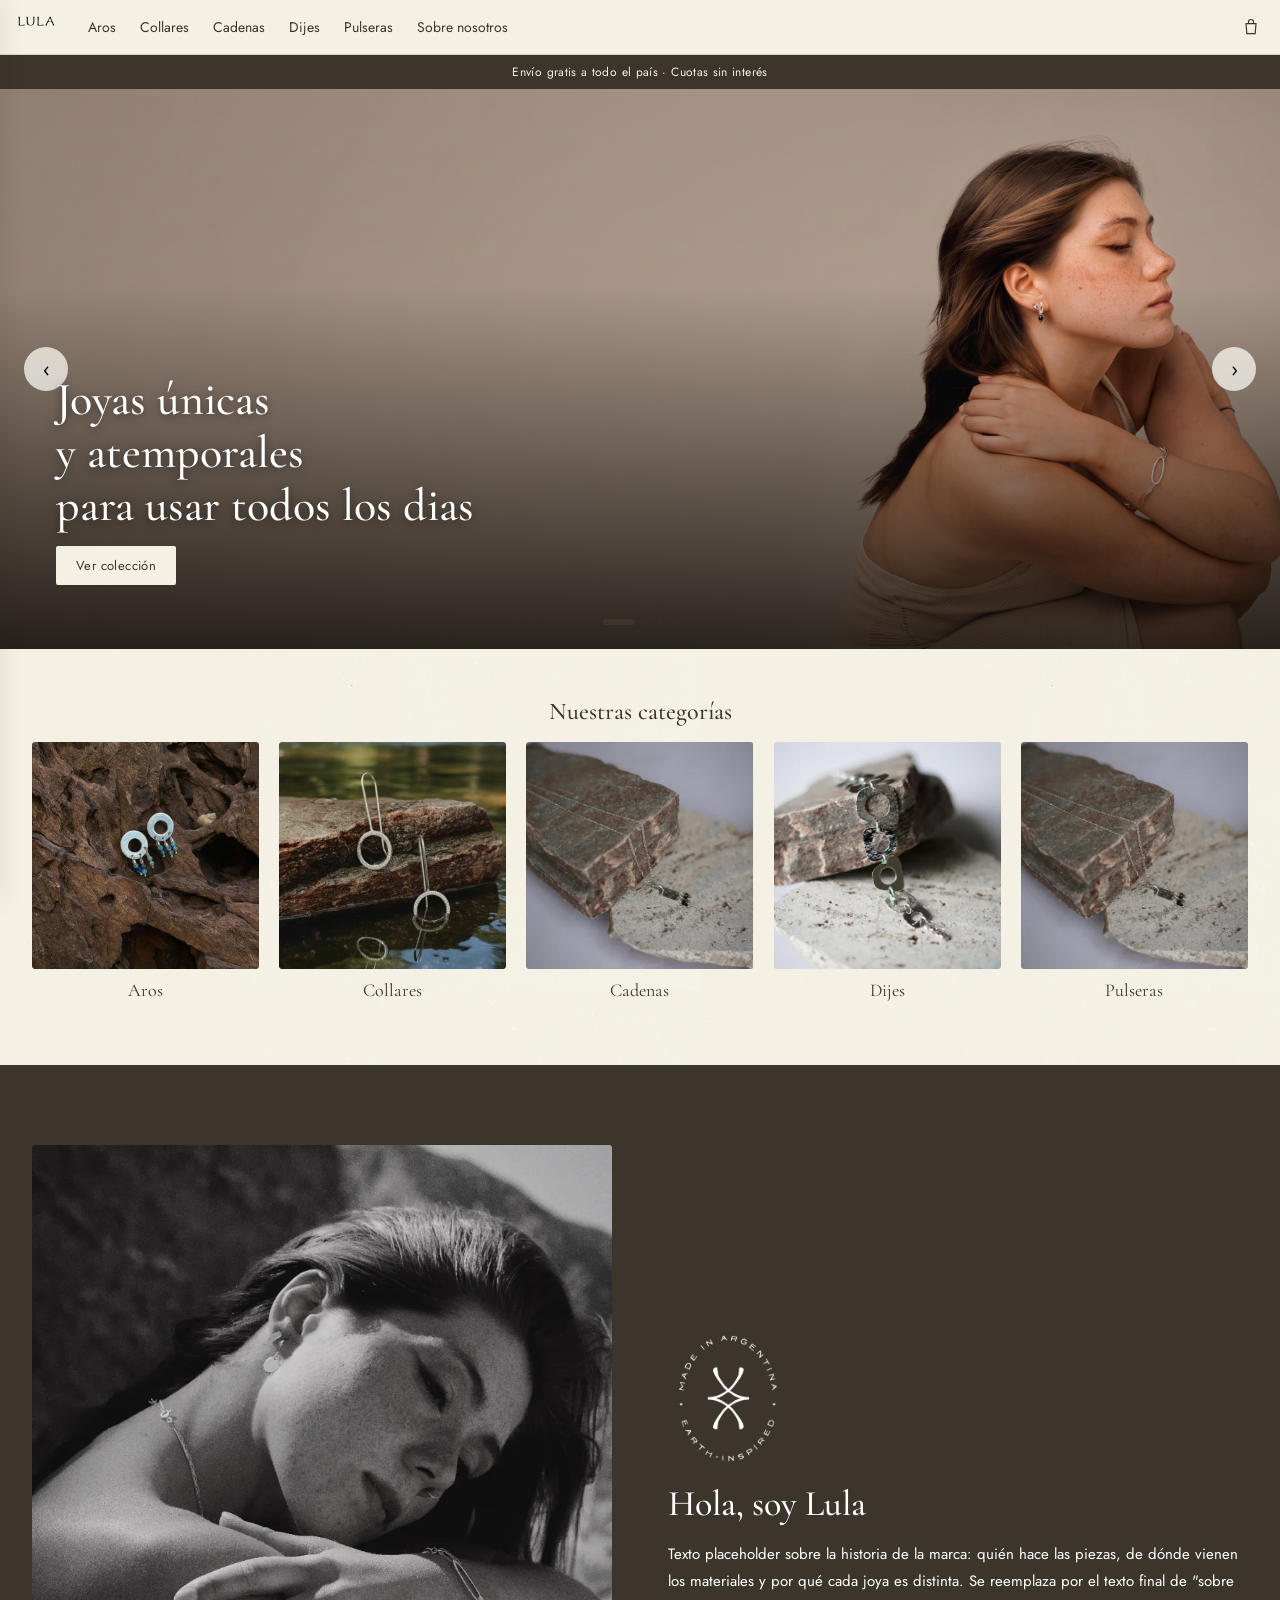
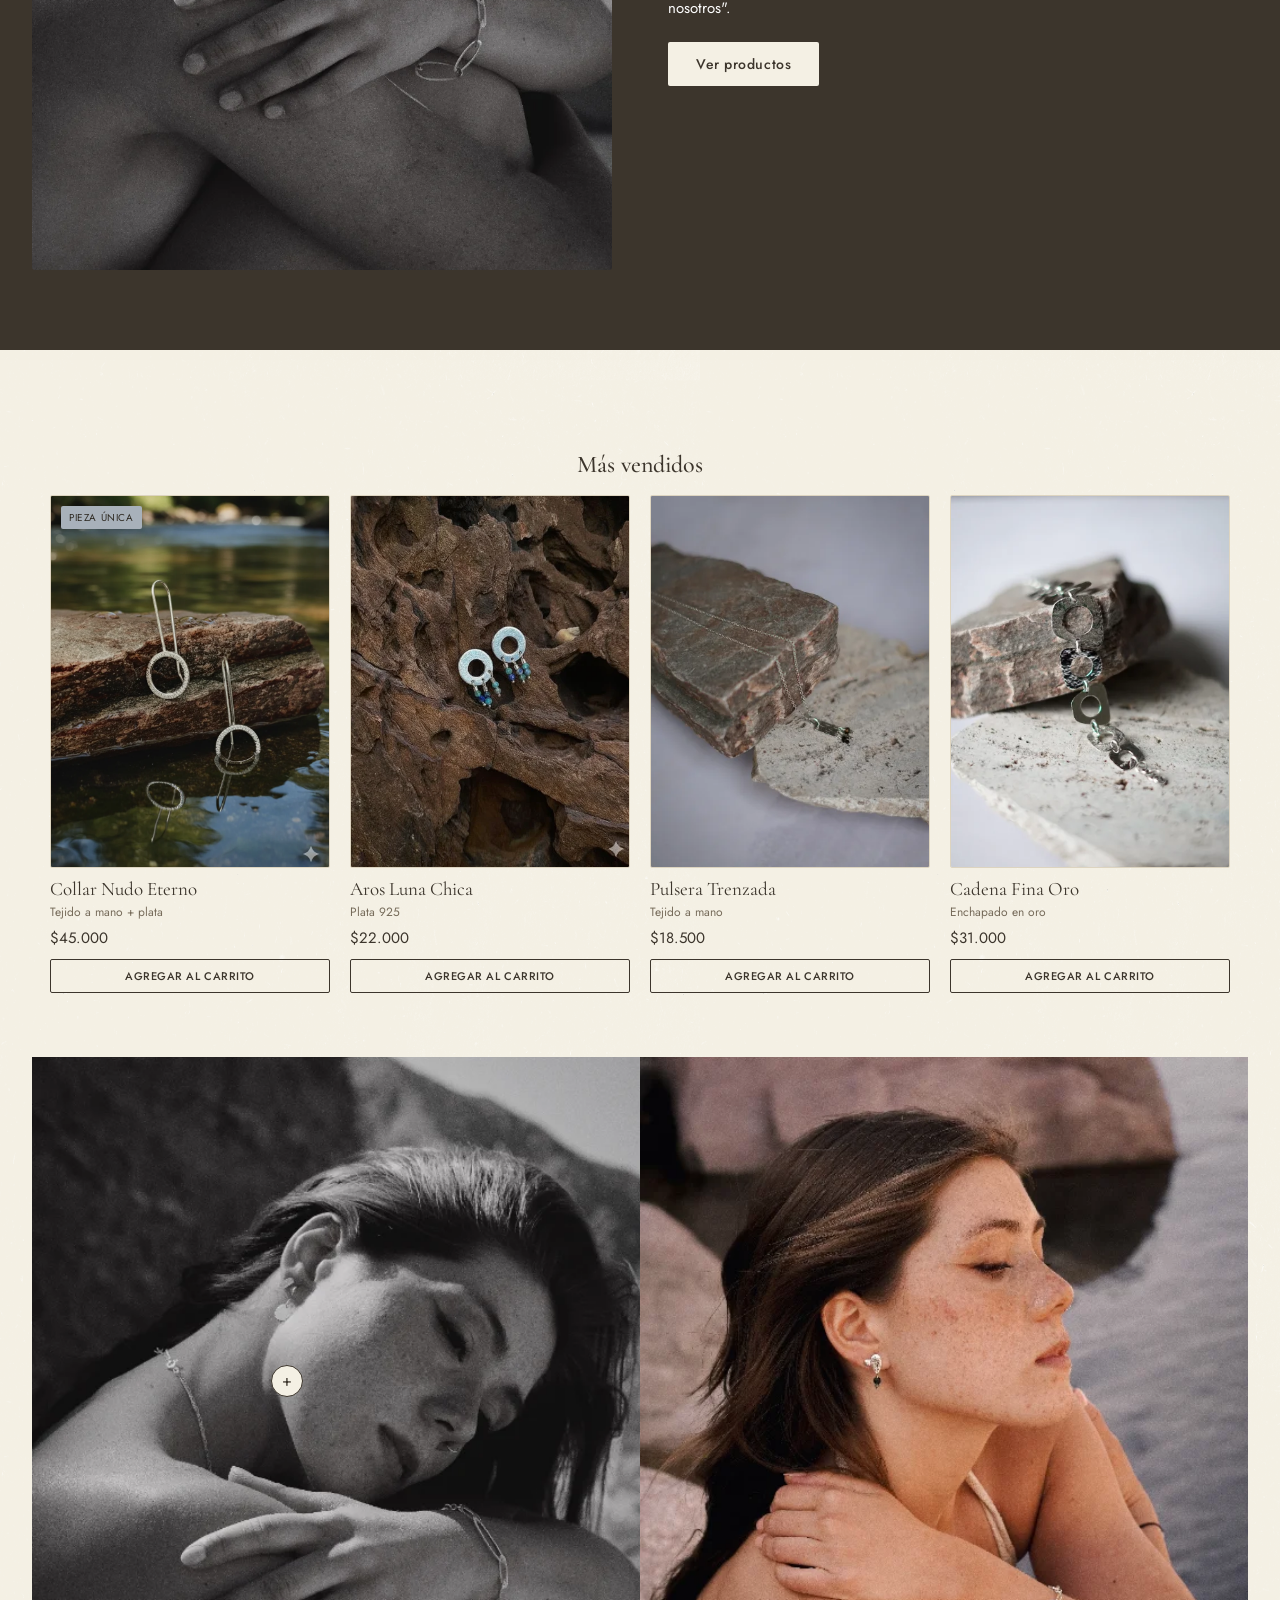
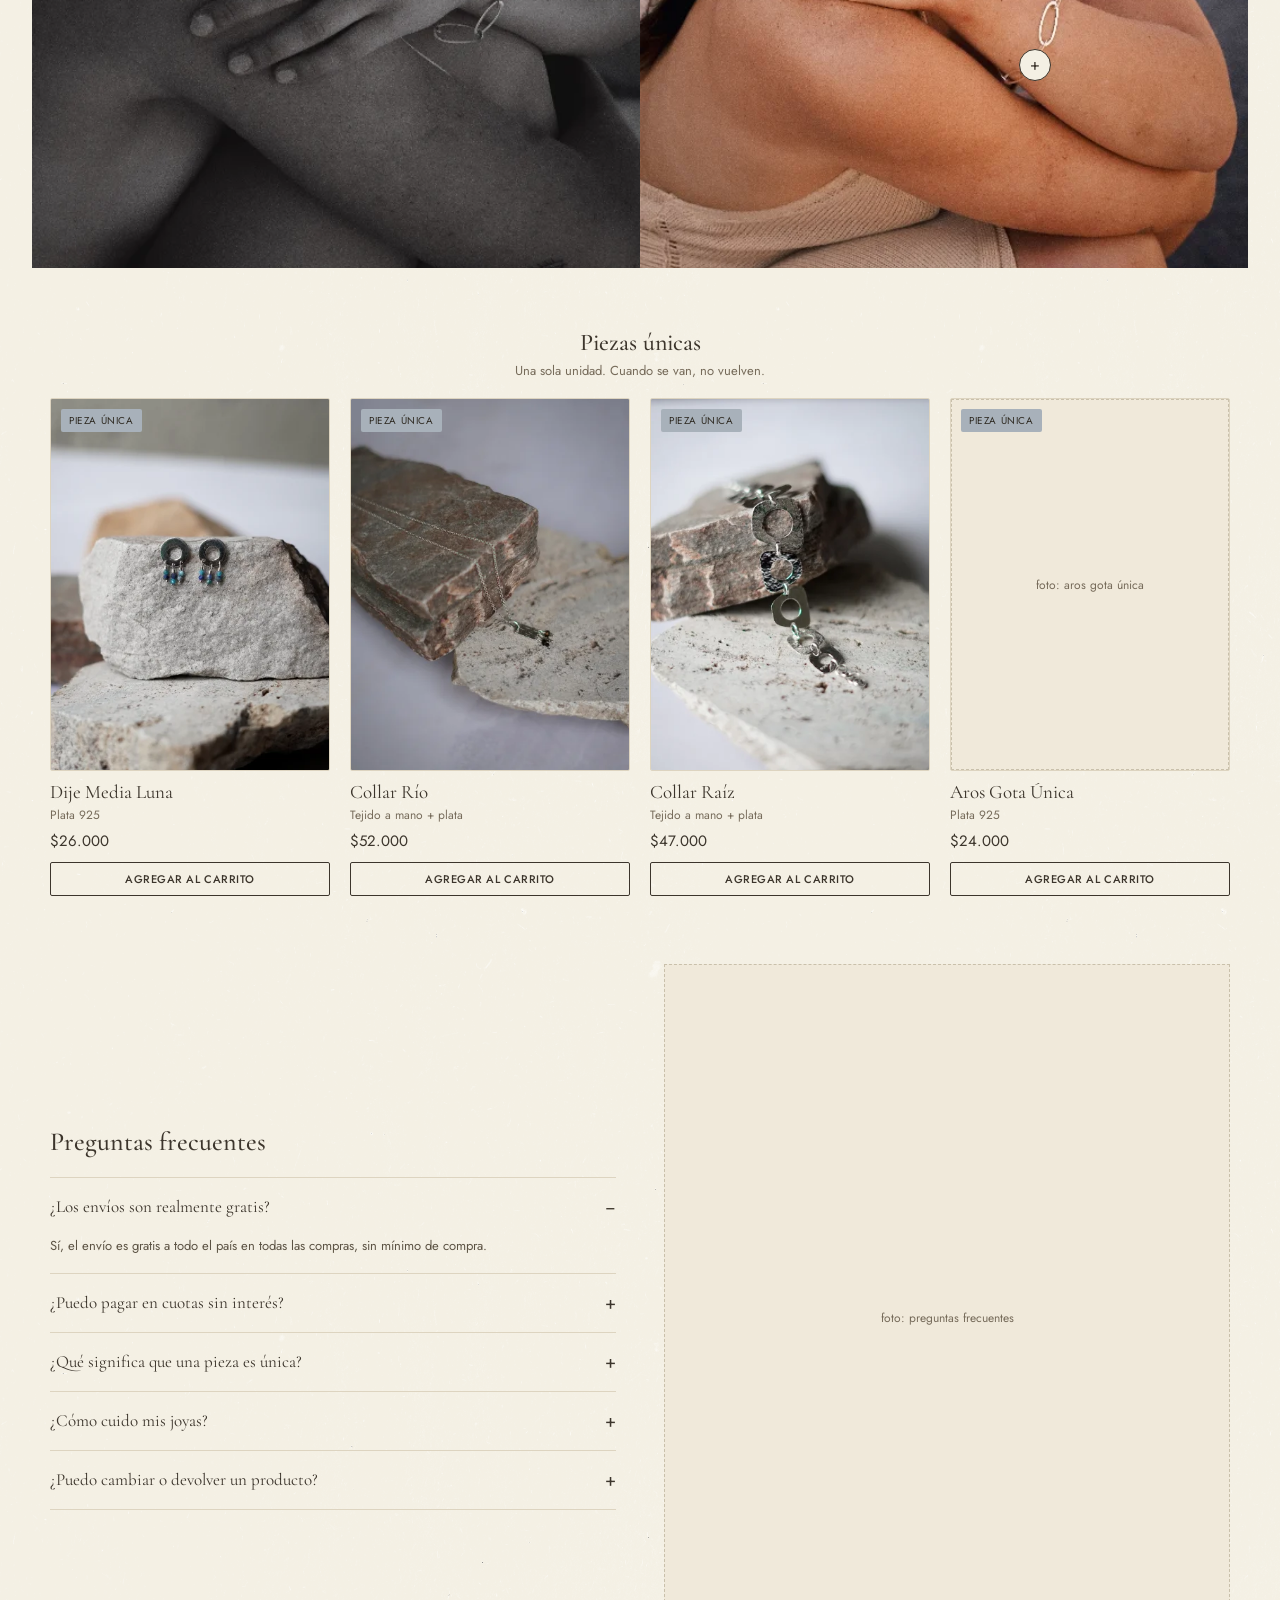
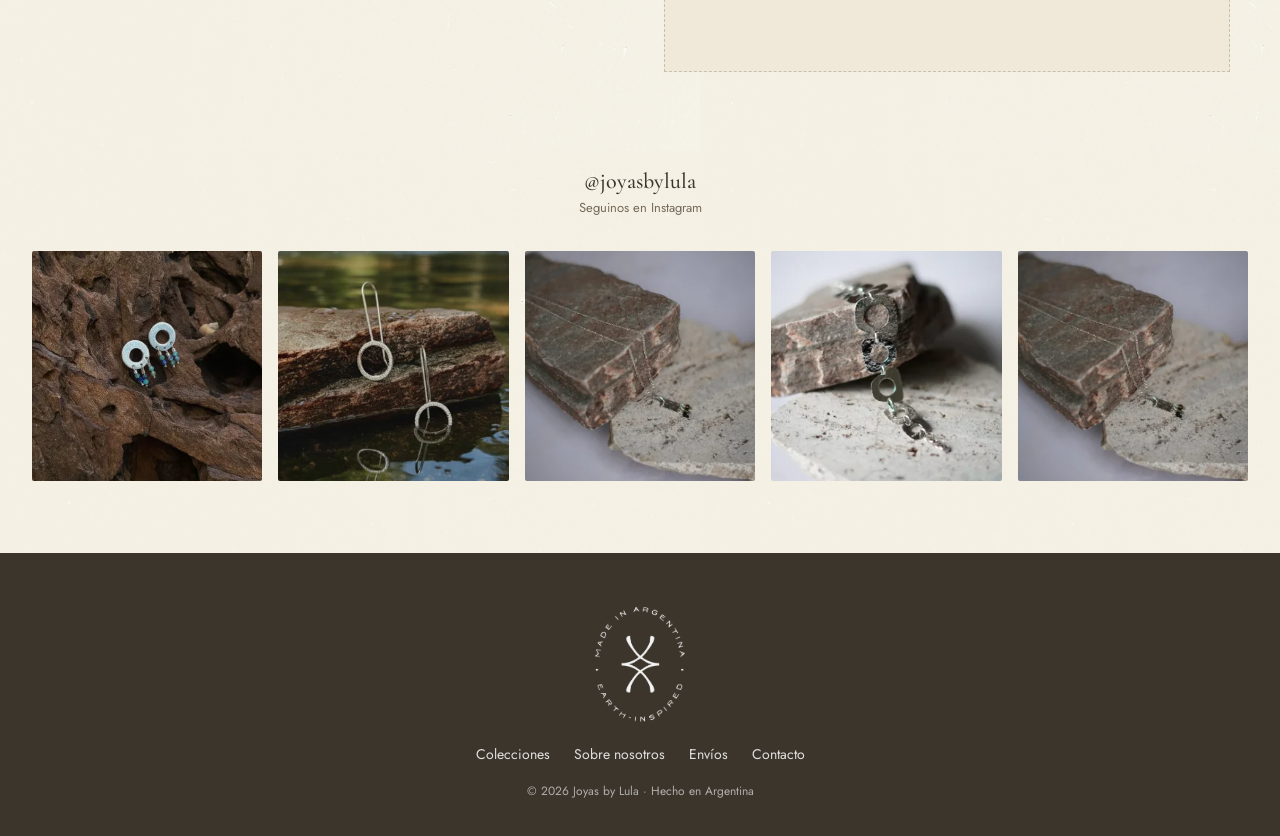
<file: index.html>
<!doctype html>
<html lang="es">
  <head>
    <meta charset="utf-8" />
    <meta name="viewport" content="width=device-width, initial-scale=1" />
    <title>Joyas by Lula — Accesorios artesanales</title>
    <link
      href="https://fonts.googleapis.com/css2?family=Cormorant+Garamond:wght@400;500;600&family=Jost:wght@300;400;500&display=swap"
      rel="stylesheet"
    />
    <link rel="stylesheet" href="css/styles.css" />
  </head>
  <body>
    <div class="page">
      <header class="site-header">
        <div class="header-inner">
          <div class="header-left">
            <button class="hamburger-btn" aria-label="Menú">
              <span></span><span></span><span></span>
            </button>
            <a class="logo-link" href="index.html"
              ><img src="images/site/logo-wordmark.svg" alt="Lula"
            /></a>
            <nav class="desktop-nav">
              <a href="coleccion.html">Aros</a>
              <a href="coleccion.html">Collares</a>
              <a href="coleccion.html">Cadenas</a>
              <a href="coleccion.html">Dijes</a>
              <a href="coleccion.html">Pulseras</a>
              <a href="#sobre-nosotros">Sobre nosotros</a>
            </nav>
          </div>
          <a href="#" class="cart-link" aria-label="Carrito">
            <svg
              width="20"
              height="20"
              viewBox="0 0 24 24"
              fill="none"
              stroke="currentColor"
              stroke-width="1.4"
            >
              <path d="M6 8h12l-1 12H7L6 8Z"></path>
              <path d="M9 8V6a3 3 0 0 1 6 0v2"></path>
            </svg>
          </a>
        </div>
      </header>
      <div class="announcement">
        Envío gratis a todo el país · Cuotas sin interés
      </div>

      <div class="drawer-backdrop"></div>
      <nav class="drawer">
        <img
          class="drawer-logo"
          src="images/site/logo-wordmark.svg"
          alt="Lula"
        />
        <a href="coleccion.html">Aros</a>
        <a href="coleccion.html">Collares</a>
        <a href="coleccion.html">Cadenas</a>
        <a href="coleccion.html">Dijes</a>
        <a href="coleccion.html">Pulseras</a>
        <div class="drawer-sep"></div>
        <a class="drawer-sub" href="#sobre-nosotros">Sobre nosotros</a>
        <a class="drawer-sub" href="#">Contacto</a>
      </nav>

      <section id="hero">
        <div class="hero-slide active">
          <picture>
            <source
              media="(min-width: 860px)"
              srcset="images/site/hero-desktop.jpg"
            />
            <img
              src="images/site/home-hero-1.webp"
              alt="Modelo — colección Tejido a Mano"
            />
          </picture>
        </div>
        <div class="hero-slide">
          <picture>
            <source
              media="(min-width: 860px)"
              srcset="images/site/hero-desktop-2.jpg"
            />
            <img src="images/site/home-hero-2.webp" alt="Colección Aros" />
          </picture>
        </div>
        <div class="hero-slide">
          <picture>
            <source
              media="(min-width: 860px)"
              srcset="images/site/home-hero-3-desktop.webp"
            />
            <img
              src="images/site/home-hero-3.webp"
              alt="Modelo — colección Plata Eterna"
            />
          </picture>
        </div>
        <div class="hero-slide">
          <picture>
            <source
              media="(min-width: 860px)"
              srcset="images/site/home-hero-4-desktop.webp"
            />
            <img src="images/site/home-hero-4.webp" alt="Colección Collares" />
          </picture>
        </div>
        <div class="hero-overlay"></div>
        <div class="hero-cta" data-pos="bottom-left">
          <h2>
            Joyas únicas y atemporales <br />
            para usar todos los dias
          </h2>
          <a class="hero-cta-btn" href="coleccion.html">Ver colección</a>
        </div>
        <button class="hero-arrow prev" aria-label="Anterior">‹</button>
        <button class="hero-arrow next" aria-label="Siguiente">›</button>
        <div class="hero-dots">
          <button class="active" aria-label="Ir a slide"></button>
          <button aria-label="Ir a slide"></button>
          <button aria-label="Ir a slide"></button>
          <button aria-label="Ir a slide"></button>
        </div>
      </section>

      <div class="content-wrap">
        <section class="cat-section">
          <h2 class="section-title">Nuestras categorías</h2>
          <div class="carousel-wrap">
            <div id="cat-grid">
              <div class="cat-tile">
                <div class="cat-tile-media">
                  <img src="images/site/home-cat-aros.webp" alt="Aros" />
                </div>
                <a href="coleccion.html">Aros</a>
              </div>
              <div class="cat-tile">
                <div class="cat-tile-media">
                  <img src="images/site/home-cat-collares.webp" alt="Collares" />
                </div>
                <a href="coleccion.html">Collares</a>
              </div>
              <div class="cat-tile">
                <div class="cat-tile-media">
                  <img src="images/site/home-cat-cadenas.webp" alt="Cadenas" />
                </div>
                <a href="coleccion.html">Cadenas</a>
              </div>
              <div class="cat-tile">
                <div class="cat-tile-media">
                  <img src="images/site/home-cat-dijes.webp" alt="Dijes" />
                </div>
                <a href="coleccion.html">Dijes</a>
              </div>
              <div class="cat-tile tile-pulseras">
                <div class="cat-tile-media">
                  <img src="images/site/home-cat-pulseras.webp" alt="Pulseras" />
                </div>
                <a href="coleccion.html">Pulseras</a>
              </div>
            </div>
            <div class="carousel-controls" id="cat-controls">
              <button
                class="carousel-arrow prev"
                type="button"
                aria-label="Anterior"
                disabled
              >
                ‹
              </button>
              <div class="carousel-dots"></div>
              <button
                class="carousel-arrow next"
                type="button"
                aria-label="Siguiente"
              >
                ›
              </button>
            </div>
          </div>
        </section>
      </div>

      <section id="sobre-nosotros">
        <div class="sn-inner">
          <div class="sn-media">
            <img
              src="images/site/home-sobre-nosotros.webp"
              alt="Taller y proceso artesanal"
            />
          </div>
          <div class="sn-text">
            <img
              class="sn-emblem"
              src="images/site/logo-white.png"
              alt="Lula"
            />
            <h2>Hola, soy Lula</h2>
            <p>
              Texto placeholder sobre la historia de la marca: quién hace las
              piezas, de dónde vienen los materiales y por qué cada joya es
              distinta. Se reemplaza por el texto final de "sobre nosotros".
            </p>
            <a class="sn-cta-btn" href="coleccion.html">Ver productos</a>
          </div>
        </div>
      </section>

      <div class="content-wrap">
        <section class="scroll-row-section">
          <h2 class="section-title">Más vendidos</h2>
          <div class="carousel-wrap">
            <div id="bestsellers-row" class="scroll-row"></div>
            <div class="carousel-controls" id="bestsellers-controls">
              <button
                class="carousel-arrow prev"
                type="button"
                aria-label="Anterior"
                disabled
              >
                ‹
              </button>
              <div class="carousel-dots"></div>
              <button
                class="carousel-arrow next"
                type="button"
                aria-label="Siguiente"
              >
                ›
              </button>
            </div>
          </div>
        </section>

        <section class="lookbook-section">
          <div class="carousel-wrap">
            <div id="lookbook-row">
              <div class="lookbook-item">
                <img
                  src="images/site/home-lookbook-1.webp"
                  alt="Modelo usando Aros Luna Chica"
                />
                <button class="shop-dot" aria-label="Ver producto">+</button>
                <div class="shop-popover">
                  <span>Aros Luna Chica</span>
                  <a href="producto.html?slug=aros-luna-chica">Ver producto</a>
                </div>
              </div>
              <div class="lookbook-item">
                <img
                  src="images/site/home-lookbook-2.webp"
                  alt="Modelo usando Pulsera Trenzada"
                />
                <button class="shop-dot" aria-label="Ver producto">+</button>
                <div class="shop-popover">
                  <span>Pulsera Trenzada</span>
                  <a href="producto.html?slug=pulsera-trenzada">Ver producto</a>
                </div>
              </div>
            </div>
            <div class="carousel-controls" id="lookbook-controls">
              <button
                class="carousel-arrow prev"
                type="button"
                aria-label="Anterior"
                disabled
              >
                ‹
              </button>
              <div class="carousel-dots"></div>
              <button
                class="carousel-arrow next"
                type="button"
                aria-label="Siguiente"
              >
                ›
              </button>
            </div>
          </div>
        </section>

        <section class="scroll-row-section">
          <h2 class="section-title" style="margin-bottom: 4px">
            Piezas únicas
          </h2>
          <p class="section-subtitle">
            Una sola unidad. Cuando se van, no vuelven.
          </p>
          <div class="carousel-wrap">
            <div id="unique-grid" class="scroll-row"></div>
            <div class="carousel-controls" id="unique-controls">
              <button
                class="carousel-arrow prev"
                type="button"
                aria-label="Anterior"
                disabled
              >
                ‹
              </button>
              <div class="carousel-dots"></div>
              <button
                class="carousel-arrow next"
                type="button"
                aria-label="Siguiente"
              >
                ›
              </button>
            </div>
          </div>
        </section>

        <section id="faq-home" class="faq-home-section">
          <div class="faq-home-accordion">
            <h2>Preguntas frecuentes</h2>
            <div class="faq-list" id="home-faq-list">
              <div class="faq-item open">
                <button class="faq-question">
                  <span>¿Los envíos son realmente gratis?</span
                  ><span class="faq-sign">−</span>
                </button>
                <p class="faq-answer">
                  Sí, el envío es gratis a todo el país en todas las compras,
                  sin mínimo de compra.
                </p>
              </div>
              <div class="faq-item">
                <button class="faq-question">
                  <span>¿Puedo pagar en cuotas sin interés?</span
                  ><span class="faq-sign">+</span>
                </button>
                <p class="faq-answer">
                  Sí, ofrecemos cuotas sin interés con las principales tarjetas.
                  La cantidad de cuotas disponibles se muestra al finalizar la
                  compra.
                </p>
              </div>
              <div class="faq-item">
                <button class="faq-question">
                  <span>¿Qué significa que una pieza es única?</span
                  ><span class="faq-sign">+</span>
                </button>
                <p class="faq-answer">
                  Las piezas marcadas como "Pieza única" tienen una sola unidad
                  en stock. Una vez vendidas, no se vuelven a fabricar
                  exactamente iguales.
                </p>
              </div>
              <div class="faq-item">
                <button class="faq-question">
                  <span>¿Cómo cuido mis joyas?</span
                  ><span class="faq-sign">+</span>
                </button>
                <p class="faq-answer">
                  Evitá el contacto con agua, perfumes y cremas, y guardá cada
                  pieza por separado en un lugar seco para que no se raye ni se
                  manche.
                </p>
              </div>
              <div class="faq-item">
                <button class="faq-question">
                  <span>¿Puedo cambiar o devolver un producto?</span
                  ><span class="faq-sign">+</span>
                </button>
                <p class="faq-answer">
                  Sí, aceptamos cambios y devoluciones hasta 30 días después de
                  la compra, siempre que la pieza no haya sido usada.
                </p>
              </div>
            </div>
          </div>
          <div class="faq-home-media">
            <div class="placeholder-fill">foto: preguntas frecuentes</div>
          </div>
        </section>

        <section class="ig-section">
          <h2 class="section-title small" style="margin-bottom: 4px">
            @joyasbylula
          </h2>
          <p class="section-subtitle">Seguinos en Instagram</p>
          <div class="ig-grid">
            <a
              href="https://instagram.com"
              target="_blank"
              rel="noopener"
              class="ig-item"
              aria-label="Ver en Instagram"
            >
              <img
                src="images/site/home-cat-aros.webp"
                alt="Joyas by Lula - Aros"
                loading="lazy"
              />
            </a>
            <a
              href="https://instagram.com"
              target="_blank"
              rel="noopener"
              class="ig-item"
              aria-label="Ver en Instagram"
            >
              <img
                src="images/site/home-cat-collares.webp"
                alt="Joyas by Lula - Collares"
                loading="lazy"
              />
            </a>
            <a
              href="https://instagram.com"
              target="_blank"
              rel="noopener"
              class="ig-item"
              aria-label="Ver en Instagram"
            >
              <img
                src="images/site/home-cat-cadenas.webp"
                alt="Joyas by Lula - Cadenas"
                loading="lazy"
              />
            </a>
            <a
              href="https://instagram.com"
              target="_blank"
              rel="noopener"
              class="ig-item"
              aria-label="Ver en Instagram"
            >
              <img
                src="images/site/home-cat-dijes.webp"
                alt="Joyas by Lula - Dijes"
                loading="lazy"
              />
            </a>
            <a
              href="https://instagram.com"
              target="_blank"
              rel="noopener"
              class="ig-item"
              aria-label="Ver en Instagram"
            >
              <img
                src="images/site/home-cat-pulseras.webp"
                alt="Joyas by Lula - Pulseras"
                loading="lazy"
              />
            </a>
          </div>
        </section>
      </div>

      <footer class="site-footer">
        <div class="footer-inner">
          <img
            class="footer-emblem"
            src="images/site/logo-white.png"
            alt="Joyas by Lula"
          />
          <div class="footer-links">
            <a href="coleccion.html">Colecciones</a>
            <a href="#sobre-nosotros">Sobre nosotros</a>
            <a href="#">Envíos</a>
            <a href="#">Contacto</a>
          </div>
          <p class="footer-copy">© 2026 Joyas by Lula · Hecho en Argentina</p>
        </div>
      </footer>
    </div>

    <script src="js/products.js"></script>
    <script src="js/main.js"></script>
    <script>
      Lula.initDrawer();
      Lula.initHero();
      Lula.initLookbook();
      Lula.initFaqAccordion(document.getElementById("home-faq-list"));

      var bestsellerTitles = [
        "Collar Nudo Eterno",
        "Aros Luna Chica",
        "Pulsera Trenzada",
        "Cadena Fina Oro",
      ];
      var bestsellersRow = document.getElementById("bestsellers-row");
      bestsellerTitles.forEach(function (title) {
        var cell = document.createElement("div");
        cell.appendChild(Lula.renderProductCard(Lula.byTitle(title)));
        bestsellersRow.appendChild(cell);
      });

      var uniqueTitles = [
        "Dije Media Luna",
        "Collar Río",
        "Collar Raíz",
        "Aros Gota Única",
      ];
      var uniqueGrid = document.getElementById("unique-grid");
      uniqueTitles.forEach(function (title) {
        var cell = document.createElement("div");
        cell.appendChild(Lula.renderProductCard(Lula.byTitle(title)));
        uniqueGrid.appendChild(cell);
      });

      Lula.initCarousel(
        document.getElementById("cat-grid"),
        document.getElementById("cat-controls"),
      );
      Lula.initCarousel(
        document.getElementById("bestsellers-row"),
        document.getElementById("bestsellers-controls"),
      );
      Lula.initCarousel(
        document.getElementById("lookbook-row"),
        document.getElementById("lookbook-controls"),
      );
      Lula.initCarousel(
        document.getElementById("unique-grid"),
        document.getElementById("unique-controls"),
      );
      Lula.initScrollReveal();
    </script>
  </body>
</html>
</file>
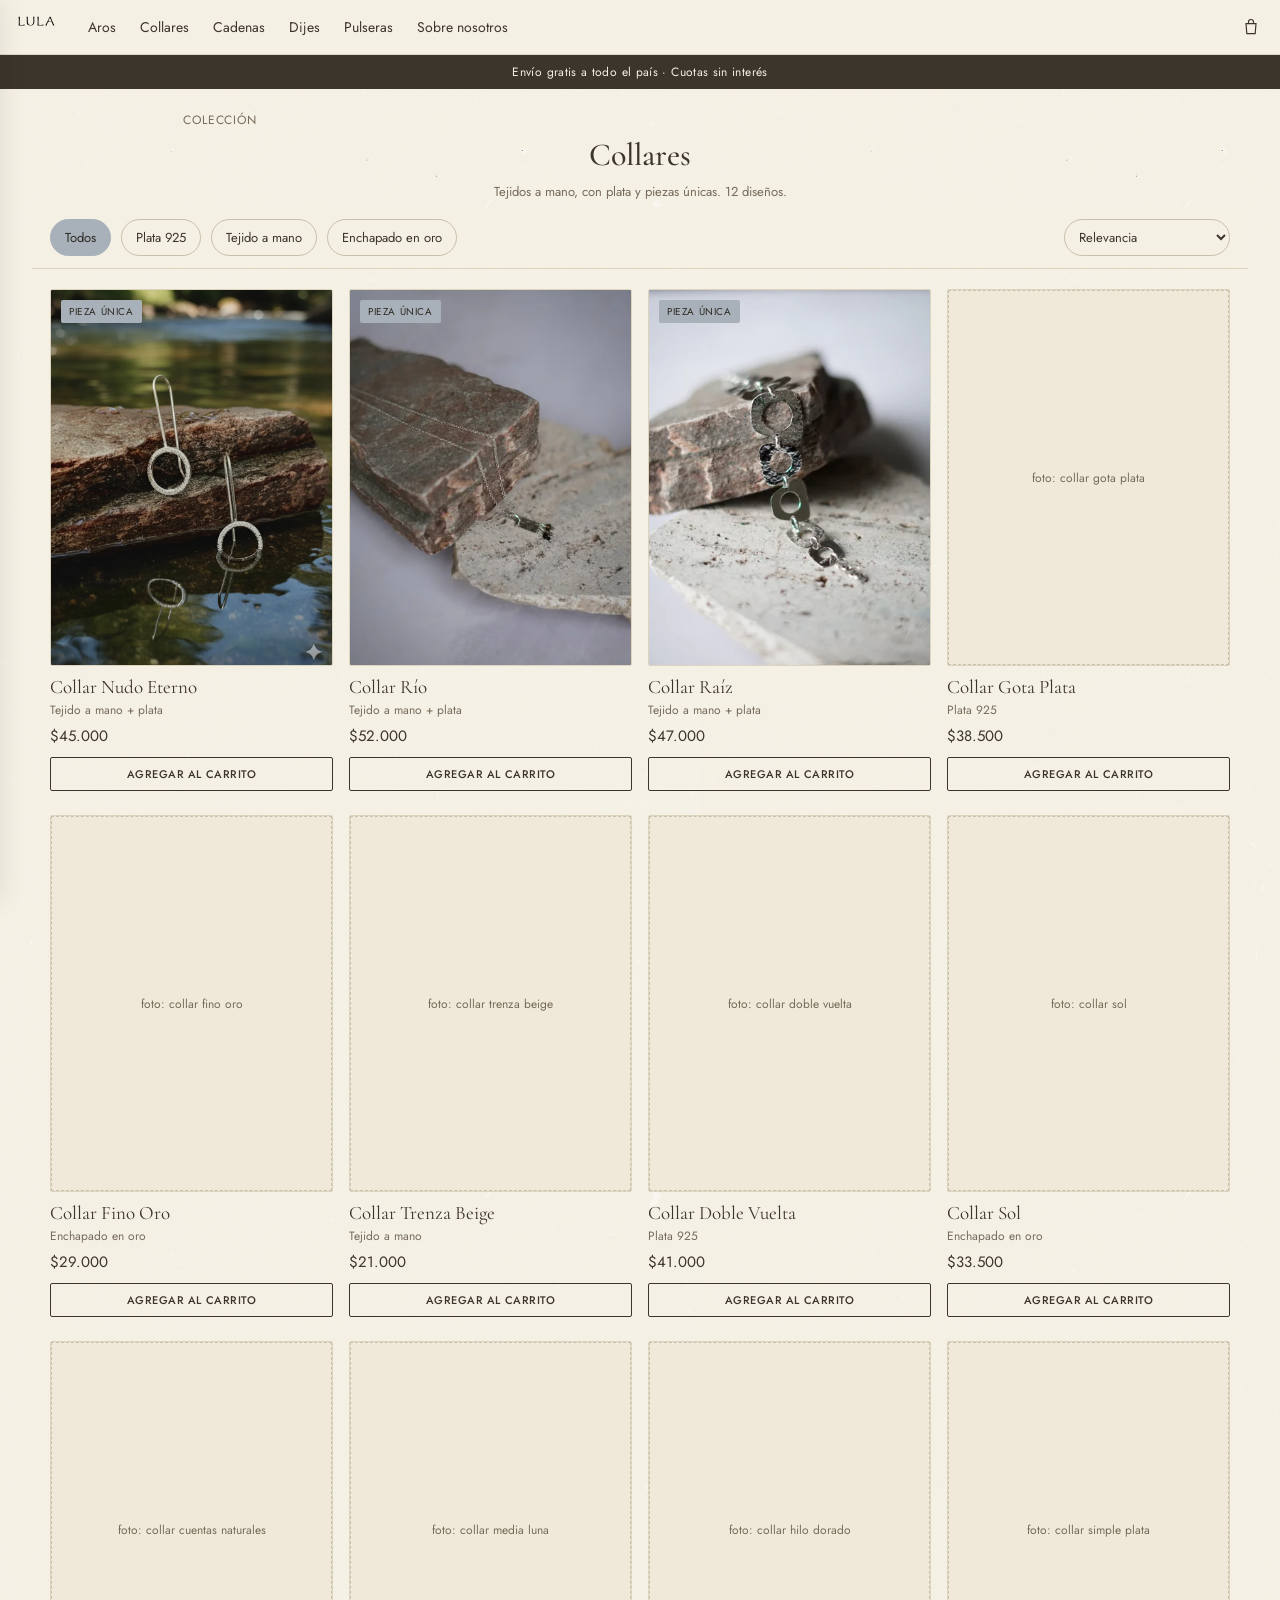
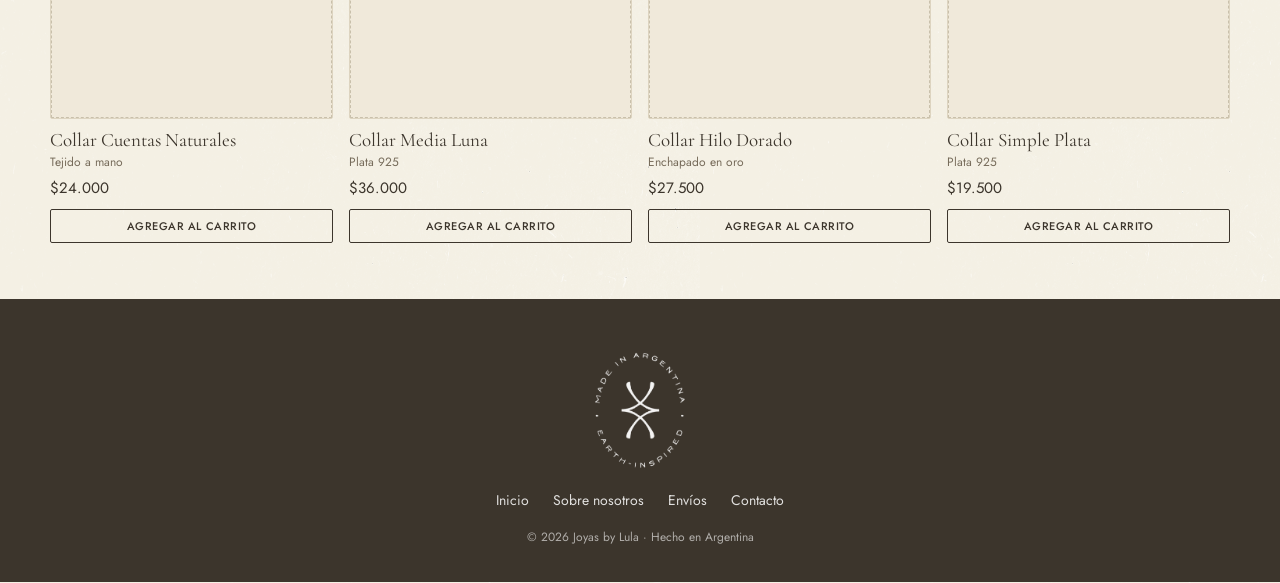
<file: coleccion.html>
<!doctype html>
<html lang="es">
  <head>
    <meta charset="utf-8" />
    <meta name="viewport" content="width=device-width, initial-scale=1" />
    <title>Collares — Joyas by Lula</title>
    <link
      href="https://fonts.googleapis.com/css2?family=Cormorant+Garamond:wght@400;500;600&family=Jost:wght@300;400;500&display=swap"
      rel="stylesheet"
    />
    <link rel="stylesheet" href="css/styles.css" />
  </head>
  <body>
    <div class="page">
      <header class="site-header">
        <div class="header-inner">
          <div class="header-left">
            <button class="hamburger-btn" aria-label="Menú">
              <span></span><span></span><span></span>
            </button>
            <a class="logo-link" href="index.html"
              ><img src="images/site/logo-wordmark.svg" alt="Lula"
            /></a>
            <nav class="desktop-nav">
              <a href="coleccion.html">Aros</a>
              <a href="coleccion.html">Collares</a>
              <a href="coleccion.html">Cadenas</a>
              <a href="coleccion.html">Dijes</a>
              <a href="coleccion.html">Pulseras</a>
              <a href="index.html#sobre-nosotros">Sobre nosotros</a>
            </nav>
          </div>
          <a href="#" class="cart-link" aria-label="Carrito">
            <svg
              width="20"
              height="20"
              viewBox="0 0 24 24"
              fill="none"
              stroke="currentColor"
              stroke-width="1.4"
            >
              <path d="M6 8h12l-1 12H7L6 8Z"></path>
              <path d="M9 8V6a3 3 0 0 1 6 0v2"></path>
            </svg>
          </a>
        </div>
      </header>
      <div class="announcement">
        Envío gratis a todo el país · Cuotas sin interés
      </div>

      <div class="drawer-backdrop"></div>
      <nav class="drawer">
        <img
          class="drawer-logo"
          src="images/site/logo-wordmark.svg"
          alt="Lula"
        />
        <a href="coleccion.html">Aros</a>
        <a href="coleccion.html">Collares</a>
        <a href="coleccion.html">Cadenas</a>
        <a href="coleccion.html">Dijes</a>
        <a href="coleccion.html">Pulseras</a>
        <div class="drawer-sep"></div>
        <a class="drawer-sub" href="index.html#sobre-nosotros"
          >Sobre nosotros</a
        >
        <a class="drawer-sub" href="#">Contacto</a>
      </nav>

      <div class="content-wrap">
        <div class="collection-header">
          <p class="eyebrow">Colección</p>
          <h1>Collares</h1>
          <p>Tejidos a mano, con plata y piezas únicas. 12 diseños.</p>
        </div>

        <div class="filter-bar">
          <div class="sort-select-wrap">
            <select class="sort-select">
              <option>Relevancia</option>
              <option>Precio: menor a mayor</option>
              <option>Precio: mayor a menor</option>
            </select>
          </div>
        </div>

        <section class="collection-section">
          <div id="product-grid"></div>
        </section>
      </div>

      <footer class="site-footer">
        <div class="footer-inner">
          <img
            class="footer-emblem"
            src="images/site/logo-white.png"
            alt="Joyas by Lula"
          />
          <div class="footer-links">
            <a href="index.html">Inicio</a>
            <a href="index.html#sobre-nosotros">Sobre nosotros</a>
            <a href="#">Envíos</a>
            <a href="#">Contacto</a>
          </div>
          <p class="footer-copy">© 2026 Joyas by Lula · Hecho en Argentina</p>
        </div>
      </footer>
    </div>

    <script src="js/products.js"></script>
    <script src="js/main.js"></script>
    <script>
      Lula.initDrawer();
      Lula.initCollectionFilters("collares");
      Lula.initScrollReveal();
    </script>
  </body>
</html>
</file>
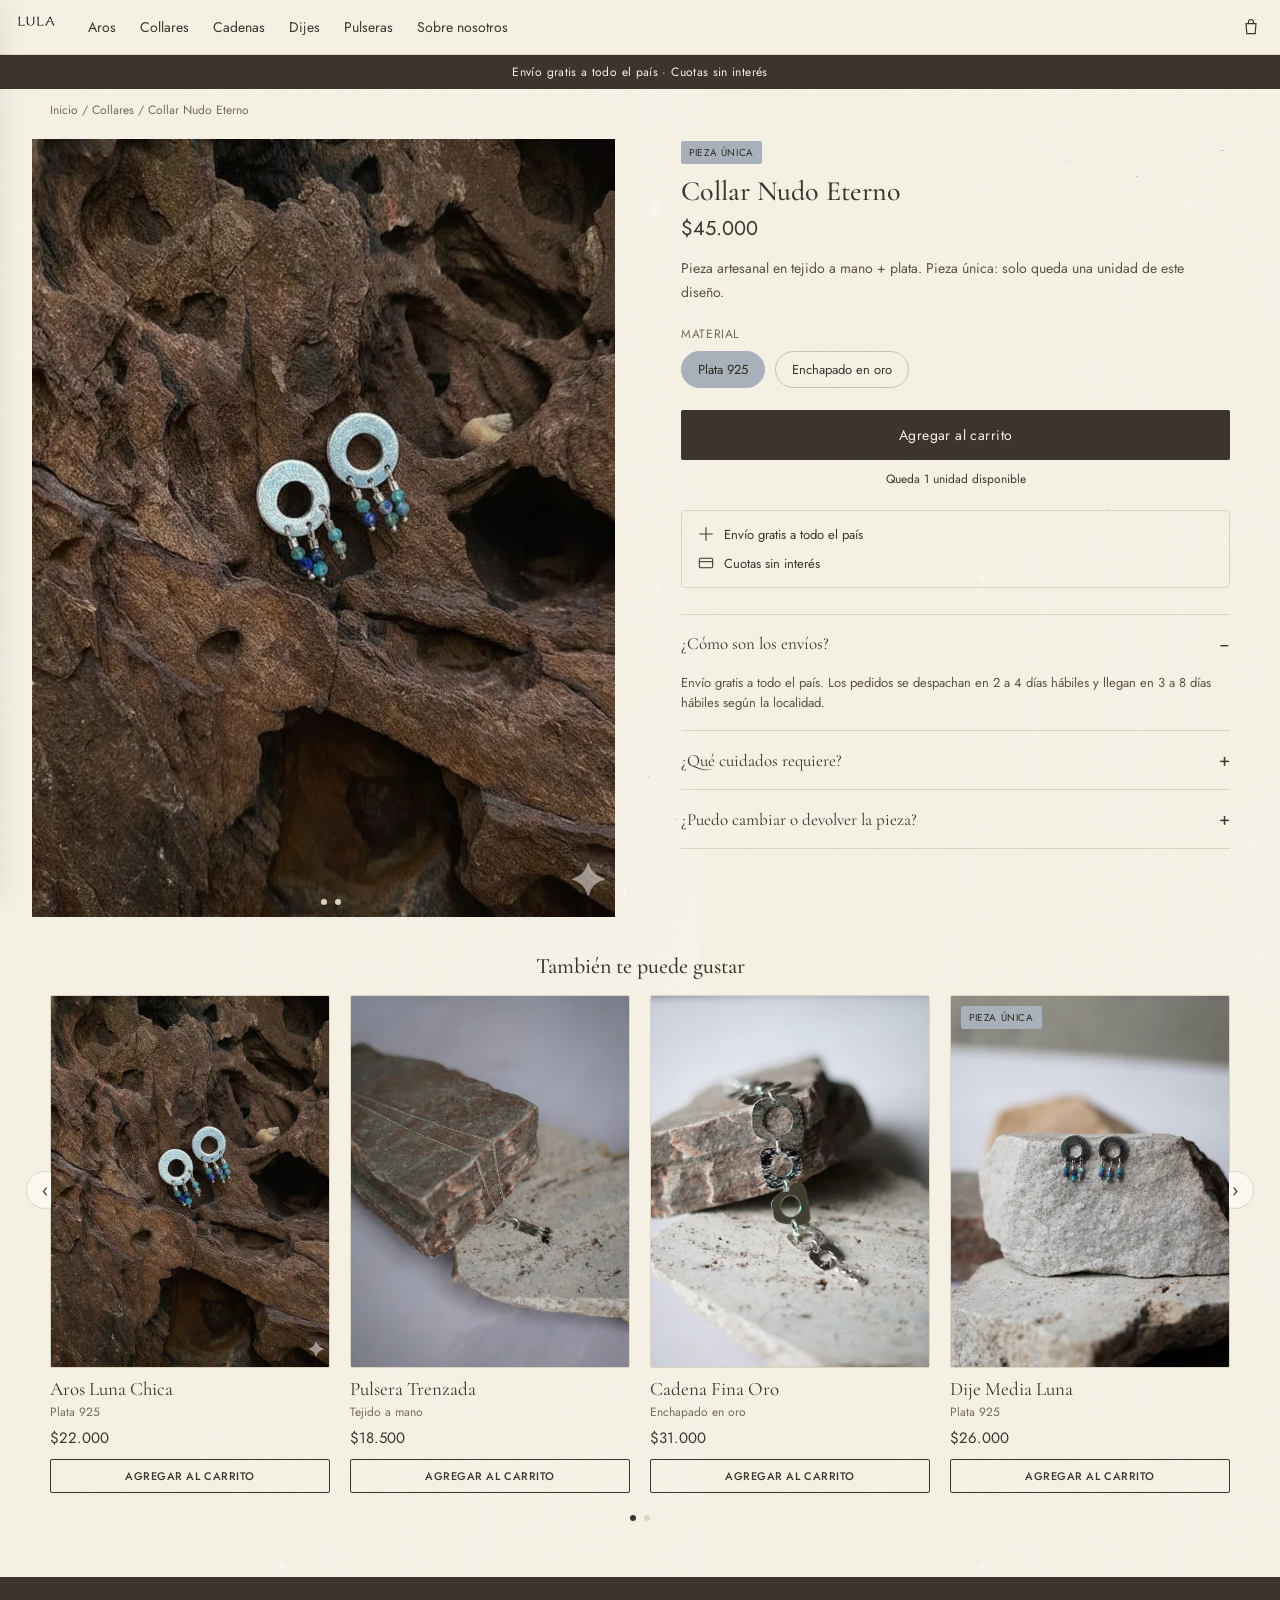
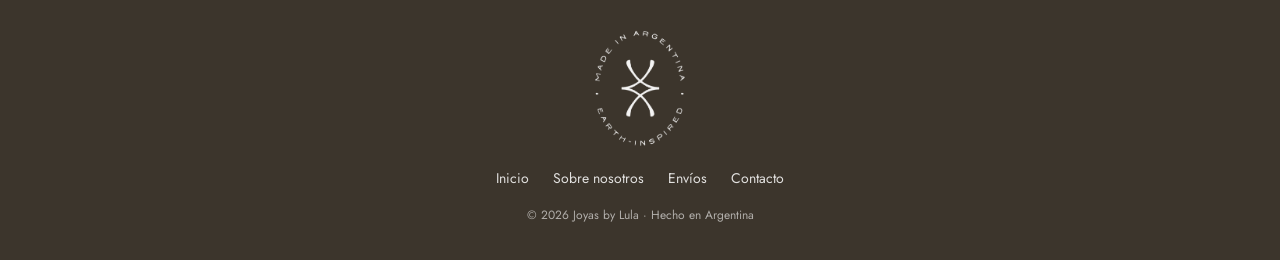
<file: producto.html>
<!doctype html>
<html lang="es">
  <head>
    <meta charset="utf-8" />
    <meta name="viewport" content="width=device-width, initial-scale=1" />
    <title>Producto — Joyas by Lula</title>
    <link
      href="https://fonts.googleapis.com/css2?family=Cormorant+Garamond:wght@400;500;600&family=Jost:wght@300;400;500&display=swap"
      rel="stylesheet"
    />
    <link rel="stylesheet" href="css/styles.css" />
  </head>
  <body>
    <div class="page">
      <header class="site-header">
        <div class="header-inner">
          <div class="header-left">
            <button class="hamburger-btn" aria-label="Menú">
              <span></span><span></span><span></span>
            </button>
            <a class="logo-link" href="index.html"
              ><img src="images/site/logo-wordmark.svg" alt="Lula"
            /></a>
            <nav class="desktop-nav">
              <a href="coleccion.html">Aros</a>
              <a href="coleccion.html">Collares</a>
              <a href="coleccion.html">Cadenas</a>
              <a href="coleccion.html">Dijes</a>
              <a href="coleccion.html">Pulseras</a>
              <a href="index.html#sobre-nosotros">Sobre nosotros</a>
            </nav>
          </div>
          <a href="#" class="cart-link" aria-label="Carrito">
            <svg
              width="20"
              height="20"
              viewBox="0 0 24 24"
              fill="none"
              stroke="currentColor"
              stroke-width="1.4"
            >
              <path d="M6 8h12l-1 12H7L6 8Z"></path>
              <path d="M9 8V6a3 3 0 0 1 6 0v2"></path>
            </svg>
          </a>
        </div>
      </header>
      <div class="announcement">
        Envío gratis a todo el país · Cuotas sin interés
      </div>

      <div class="drawer-backdrop"></div>
      <nav class="drawer">
        <img
          class="drawer-logo"
          src="images/site/logo-wordmark.svg"
          alt="Lula"
        />
        <a href="coleccion.html">Aros</a>
        <a href="coleccion.html">Collares</a>
        <a href="coleccion.html">Cadenas</a>
        <a href="coleccion.html">Dijes</a>
        <a href="coleccion.html">Pulseras</a>
        <div class="drawer-sep"></div>
        <a class="drawer-sub" href="index.html#sobre-nosotros"
          >Sobre nosotros</a
        >
        <a class="drawer-sub" href="#">Contacto</a>
      </nav>

      <div class="content-wrap">
        <div class="breadcrumb">
          <a href="index.html">Inicio</a> /
          <a href="coleccion.html" id="breadcrumb-category">Colección</a> /
          <span id="pdp-title-crumb"></span>
        </div>

        <div id="pdp-main">
          <section id="gallery">
            <div id="gallery-media"></div>
            <div class="gallery-dots">
              <span class="active"></span><span></span><span></span>
            </div>
          </section>

          <section id="info">
            <div class="pdp-badge" id="pdp-badge">Pieza única</div>
            <h1 id="pdp-title"></h1>
            <p class="pdp-price" id="pdp-price"></p>
            <p class="pdp-desc" id="pdp-desc"></p>

            <p class="pdp-label">Material</p>
            <div class="variant-row" id="variant-row"></div>

            <button class="add-to-cart-btn">Agregar al carrito</button>
            <p class="stock-line" id="pdp-stock"></p>

            <div class="perks-box">
              <div class="perk">
                <svg
                  width="16"
                  height="16"
                  viewBox="0 0 24 24"
                  fill="none"
                  stroke="currentColor"
                  stroke-width="1.6"
                >
                  <path d="M2 12h20M12 2v20"></path>
                </svg>
                Envío gratis a todo el país
              </div>
              <div class="perk">
                <svg
                  width="16"
                  height="16"
                  viewBox="0 0 24 24"
                  fill="none"
                  stroke="currentColor"
                  stroke-width="1.6"
                >
                  <rect x="2" y="5" width="20" height="14" rx="2"></rect>
                  <path d="M2 10h20"></path>
                </svg>
                Cuotas sin interés
              </div>
            </div>

            <div class="faq-list" id="faq-list"></div>
          </section>
        </div>

        <section class="related-section">
          <h2 class="section-title small">También te puede gustar</h2>
          <div class="related-wrap">
            <div id="related-track"></div>
            <div class="related-arrows" id="related-arrows">
              <button class="prev" aria-label="Anterior">‹</button>
              <button class="next" aria-label="Siguiente">›</button>
            </div>
          </div>
          <div class="related-dots" id="related-dots"></div>
        </section>
      </div>

      <footer class="site-footer">
        <div class="footer-inner">
          <img
            class="footer-emblem"
            src="images/site/logo-white.png"
            alt="Joyas by Lula"
          />
          <div class="footer-links">
            <a href="index.html">Inicio</a>
            <a href="index.html#sobre-nosotros">Sobre nosotros</a>
            <a href="#">Envíos</a>
            <a href="#">Contacto</a>
          </div>
          <p class="footer-copy">© 2026 Joyas by Lula · Hecho en Argentina</p>
        </div>
      </footer>
    </div>

    <script src="js/products.js"></script>
    <script src="js/main.js"></script>
    <script>
      Lula.initDrawer();
      Lula.initProductPage();
      Lula.initScrollReveal();
    </script>
  </body>
</html>
</file>
<file: css/styles.css>
/* Joyas by Lula — shared styles
   Palette: beige #f4f0e4, azul claro #a8b1ba, marrón #766b5a, tinta #3c352c */

:root {
  --beige: #f4f0e4;
  --beige-drawer: #faf8f0;
  --azul: #a8b1ba;
  --azul-text: #2e2a22;
  --marron: #766b5a;
  --ink: #3c352c;
  --body-text: #5c5344;
  --border: #ddd4c0;
  --border-inactive: #c9c0ab;
  --placeholder-bg: #f0e9da;
}

* {
  box-sizing: border-box;
}

html,
body {
  margin: 0;
  padding: 0;
}

body {
  font-family: "Jost", sans-serif;
  color: var(--ink);
  background-color: var(--beige);
  background-image: url("../images/site/textura-fondo-lula.png");
  background-repeat: repeat;
  background-size: 700px auto;
}

a {
  color: var(--marron);
  text-decoration: none;
}
a:hover {
  color: var(--ink);
}

img {
  max-width: 100%;
  display: block;
}

button {
  font-family: "Jost", sans-serif;
}

h1,
h2,
h3 {
  font-family: "Cormorant Garamond", serif;
  font-weight: 500;
}

.page {
  position: relative;
  background-color: var(--beige);
  background-image: url("../images/site/textura-fondo-lula.png");
  background-repeat: repeat;
  background-size: 700px auto;
  min-height: 100vh;
  overflow-x: hidden;
}

.announcement {
  background: var(--ink);
  color: var(--beige);
  text-align: center;
  padding: 8px 12px;
  font-size: 12px;
  letter-spacing: 0.03em;
}

/* ── Header ─────────────────────────────────────────────── */

header.site-header {
  position: sticky;
  top: 0;
  z-index: 20;
  width: 100%;
  box-sizing: border-box;
  background: var(--beige);
  border-bottom: 1px solid var(--border);
}

.header-inner {
  max-width: 1280px;
  margin: 0 auto;
  display: flex;
  align-items: center;
  justify-content: space-between;
  padding: 14px 18px;
  gap: 24px;
}

.header-left {
  display: flex;
  align-items: center;
  gap: 32px;
}

.logo-link img {
  height: 26px;
}

.hamburger-btn {
  background: none;
  border: none;
  padding: 0;
  cursor: pointer;
  display: flex;
  flex-direction: column;
  gap: 5px;
  width: 22px;
}
.hamburger-btn span {
  display: block;
  height: 1px;
  background: var(--ink);
}

.desktop-nav {
  display: none;
  gap: 24px;
  align-items: center;
  font-size: 14px;
}
.desktop-nav a {
  color: var(--ink);
}

.cart-link {
  display: flex;
  align-items: center;
  justify-content: center;
  width: 22px;
  height: 22px;
  flex-shrink: 0;
  color: var(--ink);
}

.content-wrap {
  position: relative;
  z-index: 1;
  max-width: 1280px;
  margin: 0 auto;
}

/* ── Drawer ─────────────────────────────────────────────── */

.drawer-backdrop {
  position: fixed;
  inset: 0;
  background: rgba(20, 15, 10, 0.35);
  opacity: 0;
  z-index: 29;
  transition: opacity 0.25s;
  pointer-events: none;
}
.drawer-backdrop.open {
  opacity: 1;
  pointer-events: auto;
}

.drawer {
  position: fixed;
  top: 0;
  left: 0;
  height: 100vh;
  width: 80%;
  max-width: 300px;
  background: var(--beige-drawer);
  z-index: 30;
  padding: 24px 22px;
  display: flex;
  flex-direction: column;
  gap: 22px;
  transform: translateX(-100%);
  transition: transform 0.3s ease;
  box-shadow: 2px 0 24px rgba(0, 0, 0, 0.08);
}
.drawer.open {
  transform: translateX(0);
}

.drawer img.drawer-logo {
  height: 22px;
  margin-bottom: 10px;
}
.drawer a {
  font-family: "Cormorant Garamond", serif;
  font-size: 22px;
  color: var(--ink);
}
.drawer .drawer-sep {
  height: 1px;
  background: var(--border);
  margin: 6px 0;
}
.drawer .drawer-sub {
  font-size: 14px;
  color: var(--marron);
  font-family: "Jost", sans-serif;
}

/* ── Hero ───────────────────────────────────────────────── */

#hero {
  position: relative;
  width: 100%;
  aspect-ratio: 4/5;
  overflow: hidden;
}

.hero-slide {
  position: absolute;
  inset: 0;
  transition: opacity 0.4s ease;
  opacity: 0;
  pointer-events: none;
}
.hero-slide.active {
  opacity: 1;
  pointer-events: auto;
}
.hero-slide picture {
  display: block;
  width: 100%;
  height: 100%;
}
.hero-slide img {
  width: 100%;
  height: 100%;
  object-fit: cover;
  display: block;
}

.hero-overlay {
  position: absolute;
  inset: 0;
  background: linear-gradient(
    180deg,
    rgba(0, 0, 0, 0) 0%,
    rgba(0, 0, 0, 0) 35%,
    rgba(15, 12, 8, 0.45) 70%,
    rgba(15, 12, 8, 0.82) 100%
  );
  pointer-events: none;
  z-index: 1;
}

.hero-cta {
  position: absolute;
  z-index: 3;
  display: flex;
  flex-direction: column;
  gap: 14px;
  max-width: 280px;
  padding: 0 24px;
}
.hero-cta[data-pos="bottom-left"] {
  bottom: 60px;
  left: 24px;
  align-items: flex-start;
  text-align: left;
}
.hero-cta[data-pos="bottom-center"] {
  bottom: 60px;
  left: 50%;
  transform: translateX(-50%);
  align-items: center;
  text-align: center;
}
.hero-cta[data-pos="top-left"] {
  top: 24px;
  left: 24px;
  align-items: flex-start;
  text-align: left;
}
.hero-cta[data-pos="center"] {
  top: 50%;
  left: 50%;
  transform: translate(-50%, -50%);
  align-items: center;
  text-align: center;
}

.hero-cta h2 {
  font-family: "Cormorant Garamond", serif;
  font-size: 28px;
  font-weight: 500;
  color: #fff;
  margin: 0;
  text-shadow: 0 2px 10px rgba(0, 0, 0, 0.5);
}
.hero-cta-btn {
  align-self: flex-start;
  background: var(--beige);
  color: var(--ink);
  padding: 10px 20px;
  font-size: 13px;
  letter-spacing: 0.03em;
  border-radius: 2px;
  text-decoration: none;
}
.hero-cta[data-pos="bottom-center"] .hero-cta-btn,
.hero-cta[data-pos="center"] .hero-cta-btn {
  align-self: center;
}

.hero-arrow {
  position: absolute;
  top: 50%;
  transform: translateY(-50%);
  background: rgba(250, 248, 240, 0.75);
  border: none;
  width: 34px;
  height: 34px;
  border-radius: 50%;
  cursor: pointer;
  font-size: 16px;
  z-index: 2;
}
.hero-arrow.prev {
  left: 10px;
}
.hero-arrow.next {
  right: 10px;
}

.hero-dots {
  position: absolute;
  bottom: 18px;
  left: 0;
  right: 0;
  display: flex;
  justify-content: center;
  align-items: center;
  gap: 8px;
  z-index: 4;
}
.hero-dots button {
  width: 6px;
  height: 6px;
  border-radius: 3px;
  background: rgba(61, 50, 42, 0.35);
  cursor: pointer;
  border: none;
  padding: 0;
  transition:
    width 0.35s cubic-bezier(0.25, 1, 0.5, 1),
    background-color 0.35s ease,
    opacity 0.35s ease;
}
.hero-dots button.active {
  width: 26px;
  background: var(--ink);
}

/* ── Section headings ───────────────────────────────────── */

.section-title {
  font-size: 24px;
  margin: 0 0 16px;
  text-align: center;
  padding: 0 18px;
}
.section-title.small {
  font-size: 22px;
}
.section-subtitle {
  text-align: center;
  font-size: 13px;
  color: var(--marron);
  margin: 0 0 18px;
  padding: 0 18px;
}

/* ── Category grid ──────────────────────────────────────── */

.cat-section {
  padding: 36px 0 8px;
}
.cat-section .section-title {
  padding: 0 18px;
}

#cat-grid {
  display: flex;
  gap: 16px;
  overflow-x: auto;
  scroll-behavior: smooth;
  scroll-snap-type: x mandatory;
  scroll-padding-left: 18px;
  scroll-padding-right: 18px;
  padding: 0 18px 8px;
  scrollbar-width: none;
  -webkit-overflow-scrolling: touch;
}
#cat-grid::-webkit-scrollbar {
  display: none;
}
.cat-tile {
  flex: 0 0 44%;
  min-width: 140px;
  scroll-snap-align: start;
  display: flex;
  flex-direction: column;
  gap: 10px;
  cursor: pointer;
}
.cat-tile-media {
  width: 100%;
  aspect-ratio: 1;
  overflow: hidden;
  border-radius: 3px;
  background: var(--placeholder-bg);
}
.cat-tile-media img,
.cat-tile img {
  width: 100%;
  height: 100%;
  aspect-ratio: 1;
  object-fit: cover;
  border-radius: 2px;
  display: block;
  transition: transform 0.5s cubic-bezier(0.25, 1, 0.5, 1);
  will-change: transform;
}
.cat-tile:hover .cat-tile-media img,
.cat-tile:hover img {
  transform: scale(1.08);
}
.cat-tile.tile-pulseras {
  grid-column: auto;
}
.cat-tile.tile-pulseras .cat-tile-media img,
.cat-tile.tile-pulseras img {
  aspect-ratio: 1;
}
.cat-tile a {
  text-decoration: none;
  color: inherit;
  font-family: "Cormorant Garamond", serif;
  font-size: 18px;
  text-align: center;
  transition: color 0.25s ease;
}
.cat-tile:hover a {
  color: var(--marron);
}

/* ── Product card ───────────────────────────────────────── */

.product-card {
  display: flex;
  flex-direction: column;
  gap: 10px;
  width: 100%;
}
.product-card .card-media {
  position: relative;
  width: 100%;
  aspect-ratio: 3/4;
  overflow: hidden;
  border: 1px solid var(--border);
  background: var(--placeholder-bg);
  border-radius: 2px;
}
.product-card .card-media img,
.product-card .card-media .placeholder-fill {
  position: absolute;
  inset: 0;
  width: 100%;
  height: 100%;
  object-fit: cover;
}
.product-card .card-media img.primary {
  transition:
    opacity 0.45s ease,
    transform 0.5s cubic-bezier(0.25, 1, 0.5, 1);
  z-index: 1;
}
.product-card .card-media img.hover-img {
  opacity: 0;
  transition:
    opacity 0.45s ease,
    transform 0.5s cubic-bezier(0.25, 1, 0.5, 1);
  z-index: 2;
  transform: scale(1.04);
}
.product-card:hover .card-media img.hover-img {
  opacity: 1;
  transform: scale(1);
}
.product-card:hover .card-media img.primary {
  opacity: 0;
  transform: scale(0.98);
}
.card-badge {
  position: absolute;
  top: 10px;
  left: 10px;
  background: var(--azul);
  color: var(--azul-text);
  font-family: "Jost", sans-serif;
  font-size: 10px;
  letter-spacing: 0.06em;
  text-transform: uppercase;
  padding: 4px 8px;
  border-radius: 2px;
  z-index: 2;
  pointer-events: none;
}
.product-card .card-info {
  display: flex;
  flex-direction: column;
  gap: 2px;
  text-decoration: none;
  color: var(--ink);
  flex: 1 1 auto;
}
.card-title {
  font-family: "Cormorant Garamond", serif;
  font-size: 19px;
  line-height: 1.2;
}
.card-material {
  font-family: "Jost", sans-serif;
  font-size: 12px;
  color: var(--marron);
}
.card-price {
  font-family: "Jost", sans-serif;
  font-size: 15px;
  margin-top: 4px;
}

.card-add-btn {
  width: 100%;
  background: transparent;
  color: var(--ink);
  border: 1px solid var(--ink);
  padding: 8px 12px;
  font-family: "Jost", sans-serif;
  font-size: 11px;
  font-weight: 500;
  letter-spacing: 0.05em;
  text-transform: uppercase;
  border-radius: 2px;
  cursor: pointer;
  margin-top: auto;
  transition:
    background-color 0.2s ease,
    color 0.2s ease,
    border-color 0.2s ease;
}
.card-add-btn:hover {
  background: var(--ink);
  color: var(--beige);
}
.card-add-btn.added {
  background: var(--ink);
  color: var(--beige);
}

.placeholder-fill {
  display: flex;
  align-items: center;
  justify-content: center;
  text-align: center;
  font-size: 12px;
  color: var(--marron);
  background: var(--placeholder-bg);
  border: 1px dashed var(--border-inactive);
  padding: 8px;
}

/* ── Scroll rows (bestsellers / unique) ─────────────────── */

.scroll-row-section {
  padding: 36px 0 12px;
}
.scroll-row {
  display: flex;
  gap: 20px;
  overflow-x: auto;
  scroll-behavior: smooth;
  scroll-snap-type: x mandatory;
  scroll-padding-left: 18px;
  scroll-padding-right: 18px;
  padding: 0 18px 8px;
  scrollbar-width: none;
  -webkit-overflow-scrolling: touch;
}
.scroll-row::-webkit-scrollbar {
  display: none;
}
.scroll-row > div {
  flex: 0 0 46%;
  min-width: 160px;
  scroll-snap-align: start;
}

/* ── Carousel Controls (Bottom Arrows & Dots) ───────────── */

.carousel-wrap {
  position: relative;
  width: 100%;
}
.carousel-controls {
  display: flex;
  align-items: center;
  justify-content: center;
  gap: 16px;
  margin-top: 14px;
  margin-bottom: 6px;
  padding: 0 18px;
}
.carousel-controls .carousel-arrow {
  background: transparent;
  border: 1px solid var(--ink);
  width: 32px;
  height: 32px;
  border-radius: 50%;
  cursor: pointer;
  font-size: 18px;
  line-height: 1;
  color: var(--ink);
  display: inline-flex;
  align-items: center;
  justify-content: center;
  box-shadow: none;
  transition:
    opacity 0.25s ease,
    background-color 0.2s ease,
    transform 0.15s ease;
  user-select: none;
  -webkit-tap-highlight-color: transparent;
}
.carousel-controls .carousel-arrow:hover:not(:disabled) {
  background: rgba(61, 50, 42, 0.08);
}
.carousel-controls .carousel-arrow:active:not(:disabled) {
  transform: scale(0.92);
  background: rgba(61, 50, 42, 0.15);
}
.carousel-controls .carousel-arrow:disabled,
.carousel-controls .carousel-arrow.disabled {
  opacity: 0.22;
  cursor: default;
  pointer-events: none;
  border-color: var(--ink);
  background: transparent;
  box-shadow: none;
}
.carousel-dots {
  display: flex;
  align-items: center;
  justify-content: center;
  gap: 8px;
}
.carousel-dots button {
  width: 6px;
  height: 6px;
  border-radius: 3px;
  border: none;
  padding: 0;
  cursor: pointer;
  background: var(--border-inactive, rgba(61, 50, 42, 0.3));
  transition:
    width 0.35s cubic-bezier(0.25, 1, 0.5, 1),
    background-color 0.35s ease;
}
.carousel-dots button.active {
  width: 22px;
  background: var(--ink);
}

/* ── Scroll Reveal Animations ────────────────────────────── */

.reveal-on-scroll {
  opacity: 0;
  transform: translateY(28px);
  transition:
    opacity 0.8s cubic-bezier(0.16, 1, 0.3, 1),
    transform 0.8s cubic-bezier(0.16, 1, 0.3, 1);
  will-change: opacity, transform;
}

.reveal-on-scroll.revealed {
  opacity: 1;
  transform: translateY(0);
}

@media (prefers-reduced-motion: reduce) {
  .reveal-on-scroll {
    opacity: 1 !important;
    transform: none !important;
    transition: none !important;
  }
}

/* ── Sobre nosotros ─────────────────────────────────────── */

#sobre-nosotros {
  width: 100%;
  background: var(--ink);
  color: #fff;
  padding: 56px 0;
  margin: 36px 0 40px;
}
#sobre-nosotros .sn-inner {
  max-width: 1280px;
  margin: 0 auto;
  padding: 0 20px;
  display: flex;
  flex-wrap: wrap;
  gap: 28px;
  align-items: center;
}
#sobre-nosotros .sn-media {
  flex: 1 1 300px;
  min-width: 260px;
}
#sobre-nosotros .sn-media img {
  width: 100%;
  aspect-ratio: 4/5;
  object-fit: cover;
  border-radius: 3px;
}
#sobre-nosotros .sn-text {
  flex: 1 1 300px;
  min-width: 260px;
  display: flex;
  flex-direction: column;
  gap: 16px;
}
#sobre-nosotros .sn-emblem {
  width: 110px;
  height: auto;
  display: block;
}
#sobre-nosotros h2 {
  font-size: 28px;
  color: #fff;
  margin: 0;
}
#sobre-nosotros p {
  font-size: 14px;
  line-height: 1.75;
  color: #fff;
  margin: 0;
}
.sn-cta-btn {
  align-self: flex-start;
  background: var(--beige);
  color: var(--ink);
  padding: 11px 24px;
  font-family: "Jost", sans-serif;
  font-size: 13px;
  letter-spacing: 0.04em;
  border-radius: 2px;
  text-decoration: none;
  font-weight: 500;
  transition:
    opacity 0.2s ease,
    transform 0.2s ease;
  margin-top: 4px;
}
.sn-cta-btn:hover {
  opacity: 0.92;
  transform: translateY(-1px);
  color: var(--ink);
}

/* ── Lookbook (click-to-shop) ───────────────────────────── */

@keyframes shopPulse {
  0%,
  100% {
    box-shadow: 0 0 0 0 rgba(60, 53, 44, 0.35);
  }
  50% {
    box-shadow: 0 0 0 8px rgba(60, 53, 44, 0);
  }
}

.lookbook-section {
  padding: 32px 0 16px;
}
#lookbook-row {
  display: flex;
  gap: 0;
  overflow-x: auto;
  scroll-behavior: smooth;
  scroll-snap-type: x mandatory;
  padding: 0;
  scrollbar-width: none;
}
#lookbook-row::-webkit-scrollbar {
  display: none;
}
.lookbook-item {
  flex: 0 0 100%;
  scroll-snap-align: center;
  position: relative;
}
.lookbook-item img {
  width: 100%;
  aspect-ratio: 3/4;
  object-fit: cover;
  display: block;
}
.shop-dot {
  position: absolute;
  width: 32px;
  height: 32px;
  border-radius: 50%;
  background: var(--beige);
  border: 1px solid var(--ink);
  cursor: pointer;
  font-size: 16px;
  line-height: 1;
  color: var(--ink);
  animation: shopPulse 2.2s ease-in-out infinite;
  z-index: 2;
  display: flex;
  align-items: center;
  justify-content: center;
}

/* Primer producto (Aros): justo abajito de donde está el zarcillo */
.lookbook-item:nth-child(1) .shop-dot {
  left: 42%;
  top: 40%;
  transform: translate(-50%, -50%);
}
.lookbook-item:nth-child(1) .shop-popover {
  left: 42%;
  top: calc(40% + 22px);
  bottom: auto;
  transform: translateX(-50%);
}

/* Segundo producto (Pulsera): justo abajito de donde está la pulsera */
.lookbook-item:nth-child(2) .shop-dot {
  left: 65%;
  top: 75%;
  transform: translate(-50%, -50%);
}
.lookbook-item:nth-child(2) .shop-popover {
  left: 65%;
  bottom: calc(25% + 22px);
  top: auto;
  transform: translateX(-50%);
}

.shop-popover {
  position: absolute;
  background: #fff;
  border-radius: 4px;
  box-shadow: 0 4px 16px rgba(0, 0, 0, 0.18);
  padding: 12px 16px;
  display: none;
  flex-direction: column;
  gap: 8px;
  align-items: center;
  z-index: 3;
  white-space: nowrap;
}
.shop-popover.open {
  display: flex;
}
.shop-popover span {
  font-family: "Cormorant Garamond", serif;
  font-size: 16px;
  color: var(--ink);
}
.shop-popover a {
  background: var(--ink);
  color: var(--beige);
  padding: 6px 14px;
  font-size: 12px;
  border-radius: 2px;
  text-decoration: none;
}

/* ── Instagram grid ─────────────────────────────────────── */

.ig-section {
  padding: 36px 0 16px;
}
.ig-section .section-title,
.ig-section .section-subtitle {
  padding: 0 18px;
}
.ig-grid {
  display: flex;
  gap: 12px;
  overflow-x: auto;
  scroll-behavior: smooth;
  scroll-snap-type: x mandatory;
  scroll-padding-left: 18px;
  scroll-padding-right: 18px;
  padding: 14px 18px 8px;
  scrollbar-width: none;
  -webkit-overflow-scrolling: touch;
}
.ig-grid::-webkit-scrollbar {
  display: none;
}
.ig-grid .ig-item {
  flex: 0 0 45%;
  min-width: 140px;
  scroll-snap-align: start;
  display: block;
  aspect-ratio: 1;
  overflow: hidden;
  border-radius: 2px;
}
.ig-grid img {
  width: 100%;
  height: 100%;
  aspect-ratio: 1;
  object-fit: cover;
  display: block;
  transition: transform 0.3s ease;
}
.ig-grid .ig-item:hover img {
  transform: scale(1.04);
}

/* ── Home FAQ (accordion left, image right on desktop) ──── */

.faq-home-section {
  padding: 48px 18px;
}
.faq-home-accordion h2 {
  font-size: 26px;
  margin: 0 0 20px;
}
.faq-home-media {
  display: none;
}

/* ── Footer ─────────────────────────────────────────────── */

footer.site-footer {
  width: 100%;
  background: var(--ink);
  color: #ffffff;
  margin-top: 48px;
  padding: 48px 0 36px;
  border-top: none;
  text-align: center;
}
footer.site-footer .footer-inner {
  max-width: 1280px;
  margin: 0 auto;
  padding: 0 20px;
  display: flex;
  flex-direction: column;
  align-items: center;
  gap: 18px;
}
footer.site-footer .footer-emblem {
  width: 110px;
  height: auto;
  opacity: 0.95;
}
footer.site-footer .footer-links {
  display: flex;
  gap: 24px;
  font-size: 14px;
  flex-wrap: wrap;
  justify-content: center;
}
footer.site-footer .footer-links a {
  color: rgba(255, 255, 255, 0.85);
  text-decoration: none;
  transition: color 0.2s ease;
}
footer.site-footer .footer-links a:hover {
  color: #ffffff;
}
footer.site-footer .footer-copy {
  font-size: 12px;
  color: rgba(255, 255, 255, 0.6);
  margin: 0;
}

/* ── Collection page ────────────────────────────────────── */

.collection-header {
  padding: 22px 18px 6px;
  text-align: center;
}
.collection-header .eyebrow {
  font-size: 12px;
  letter-spacing: 0.08em;
  text-transform: uppercase;
  color: var(--marron);
  margin: 0 0 6px;
}
.collection-header h1 {
  font-size: 32px;
  margin: 0 0 8px;
}
.collection-header p {
  font-size: 13px;
  color: var(--marron);
  max-width: 340px;
  margin: 0 auto;
}

.filter-bar {
  position: sticky;
  top: 57px;
  z-index: 15;
  background: var(--beige);
  border-bottom: 1px solid var(--border);
  padding: 12px 18px;
  display: flex;
  gap: 10px;
  overflow-x: auto;
}
.filter-chip {
  flex: 0 0 auto;
  font-family: "Jost", sans-serif;
  font-size: 13px;
  border-radius: 20px;
  padding: 7px 14px;
  cursor: pointer;
  border: 1px solid var(--border-inactive);
  background: none;
  color: var(--ink);
}
.filter-chip.active {
  border-color: var(--azul);
  background: var(--azul);
  color: var(--azul-text);
}
.sort-select-wrap {
  margin-left: auto;
  flex: 0 0 auto;
}
.sort-select {
  font-family: "Jost", sans-serif;
  font-size: 13px;
  background: none;
  border: 1px solid var(--border-inactive);
  border-radius: 20px;
  padding: 7px 10px;
  color: var(--ink);
}

.collection-section {
  padding: 20px 18px 8px;
}
#product-grid {
  display: grid;
  grid-template-columns: repeat(2, minmax(0, 1fr));
  gap: 24px 16px;
}

/* ── Product page ───────────────────────────────────────── */

.breadcrumb {
  padding: 12px 18px 0;
  font-size: 12px;
  color: var(--marron);
  margin-bottom: 20px;
}
.breadcrumb a {
  color: var(--marron);
}

#pdp-main {
  display: block;
}

#gallery {
  position: relative;
  width: 100%;
  aspect-ratio: 3/4;
  margin-top: 10px;
  overflow: hidden;
}
#gallery img,
#gallery .placeholder-fill {
  position: absolute;
  inset: 0;
  width: 100%;
  height: 100%;
  object-fit: cover;
}
.gallery-dots {
  position: absolute;
  bottom: 12px;
  left: 0;
  right: 0;
  display: flex;
  justify-content: center;
  gap: 8px;
  z-index: 2;
  pointer-events: none;
}
.gallery-dots span {
  width: 6px;
  height: 6px;
  border-radius: 50%;
  background: var(--border);
}
.gallery-dots span.active {
  background: var(--ink);
}

#info {
  padding: 22px 18px 8px;
}

.pdp-badge {
  display: inline-block;
  background: var(--azul);
  color: var(--azul-text);
  font-size: 10px;
  letter-spacing: 0.06em;
  text-transform: uppercase;
  padding: 4px 8px;
  border-radius: 2px;
  margin-bottom: 10px;
}
#info h1 {
  font-size: 28px;
  margin: 0 0 6px;
}
.pdp-price {
  font-size: 20px;
  margin: 0 0 14px;
}
.pdp-desc {
  font-size: 14px;
  line-height: 1.7;
  color: var(--body-text);
  margin: 0 0 20px;
}

.pdp-label {
  font-size: 12px;
  letter-spacing: 0.05em;
  text-transform: uppercase;
  color: var(--marron);
  margin: 0 0 8px;
}
.variant-row {
  display: flex;
  gap: 10px;
  margin-bottom: 22px;
  flex-wrap: wrap;
}
.variant-chip {
  font-family: "Jost", sans-serif;
  font-size: 13px;
  border-radius: 20px;
  padding: 8px 16px;
  cursor: pointer;
  border: 1px solid var(--border-inactive);
  background: none;
  color: var(--ink);
}
.variant-chip.active {
  border-color: var(--azul);
  background: var(--azul);
  color: var(--azul-text);
}

.add-to-cart-btn {
  width: 100%;
  background: var(--ink);
  color: var(--beige);
  border: none;
  padding: 15px;
  font-family: "Jost", sans-serif;
  font-size: 14px;
  letter-spacing: 0.03em;
  border-radius: 2px;
  cursor: pointer;
  margin-bottom: 10px;
}
.stock-line {
  text-align: center;
  font-size: 12px;
  color: var(--ink);
  margin: 0 0 22px;
}

.perks-box {
  display: flex;
  flex-direction: column;
  gap: 10px;
  border: 1px solid var(--border);
  border-radius: 4px;
  padding: 14px 16px;
  margin-bottom: 26px;
}
.perks-box .perk {
  display: flex;
  align-items: center;
  gap: 10px;
  font-size: 13px;
}

.faq-list {
  display: flex;
  flex-direction: column;
  border-top: 1px solid var(--border);
}
.faq-item {
  border-bottom: 1px solid var(--border);
}
.faq-question {
  width: 100%;
  display: flex;
  justify-content: space-between;
  align-items: center;
  gap: 12px;
  background: none;
  border: none;
  padding: 16px 0;
  text-align: left;
  font-family: "Cormorant Garamond", serif;
  font-size: 17px;
  cursor: pointer;
  color: var(--ink);
}
.faq-sign {
  font-family: "Jost", sans-serif;
  font-size: 18px;
}
.faq-answer {
  font-size: 13px;
  line-height: 1.6;
  color: var(--body-text);
  margin: 0 0 16px;
  display: none;
}
.faq-item.open .faq-answer {
  display: block;
}

.related-section {
  padding: 36px 0 8px;
}
.related-wrap {
  position: relative;
  padding: 0 18px;
}
#related-track {
  display: flex;
  gap: 20px;
  overflow-x: auto;
  scroll-behavior: smooth;
  padding-bottom: 6px;
  scrollbar-width: thin;
}
#related-track > div {
  flex: 0 0 44%;
  min-width: 160px;
}
.related-arrows {
  display: none;
  justify-content: space-between;
  position: absolute;
  top: 35%;
  left: -6px;
  right: -6px;
  pointer-events: none;
}
.related-arrows button {
  pointer-events: auto;
  background: var(--beige-drawer);
  border: 1px solid var(--border);
  width: 38px;
  height: 38px;
  border-radius: 50%;
  cursor: pointer;
  font-size: 18px;
  color: var(--ink);
}
.related-dots {
  display: none;
  justify-content: center;
  gap: 8px;
  margin-top: 16px;
}
.related-dots button {
  width: 6px;
  height: 6px;
  border-radius: 50%;
  border: none;
  padding: 0;
  cursor: pointer;
  background: var(--border);
}
.related-dots button.active {
  background: var(--ink);
}

/* ── Desktop breakpoint (min-width: 860px) ──────────────── */

@media (min-width: 860px) {
  .content-wrap {
    padding: 0 32px;
  }
  .hamburger-btn {
    display: none;
  }
  .desktop-nav {
    display: flex;
  }
  #hero {
    aspect-ratio: 16 / 7;
    height: auto;
    max-height: 80vh;
  }
  .hero-cta {
    max-width: 520px;
  }
  .hero-cta h2 {
    font-family: "Cormorant Garamond", serif;
    font-size: 46px;
    font-weight: 500;
    line-height: 1.15;
    max-width: 480px;
    text-wrap: balance;
  }
  .hero-cta[data-pos="bottom-left"] {
    bottom: 64px;
    left: max(32px, calc((100% - 1280px) / 2 + 32px));
  }
  .hero-cta[data-pos="top-left"] {
    top: 32px;
    left: max(32px, calc((100% - 1280px) / 2 + 32px));
  }
  .hero-arrow {
    width: 44px;
    height: 44px;
    font-size: 20px;
  }
  .hero-arrow.prev {
    left: 24px;
  }
  .hero-arrow.next {
    right: 24px;
  }
  .hero-dots {
    bottom: 24px;
  }
  .hero-dots button.active {
    width: 32px;
  }

  .cat-section {
    padding: 48px 0 16px;
  }
  .cat-section .section-title {
    padding: 0;
  }
  #cat-grid {
    display: grid;
    grid-template-columns: repeat(5, minmax(0, 1fr));
    gap: 20px;
    padding: 0;
    overflow: visible;
  }
  .cat-tile {
    flex: initial;
    min-width: 0;
  }
  .cat-tile.tile-pulseras {
    grid-column: span 1;
  }
  .cat-tile.tile-pulseras .cat-tile-media img,
  .cat-tile.tile-pulseras img {
    aspect-ratio: 1;
  }

  #sobre-nosotros {
    padding: 80px 0;
    margin: 48px 0 64px;
  }
  #sobre-nosotros .sn-inner {
    padding: 0 32px;
    gap: 56px;
  }
  #sobre-nosotros .sn-emblem {
    width: 120px;
  }
  #sobre-nosotros h2 {
    font-size: 36px;
  }
  #sobre-nosotros p {
    font-size: 15px;
    line-height: 1.8;
  }
  .sn-cta-btn {
    padding: 12px 28px;
    font-size: 14px;
  }

  .scroll-row {
    flex-wrap: wrap;
    overflow: visible;
  }
  .scroll-row > div {
    flex: 1 1 220px;
  }

  .lookbook-section {
    padding: 44px 0 24px;
  }
  #lookbook-row {
    overflow: visible;
    gap: 0;
  }
  .lookbook-item {
    flex: 1 1 50%;
  }

  .carousel-controls,
  .carousel-arrows,
  .carousel-dots {
    display: none !important;
  }

  .ig-section {
    padding: 48px 0 24px;
  }
  .ig-section .section-title,
  .ig-section .section-subtitle {
    padding: 0;
  }
  .ig-grid {
    display: grid;
    grid-template-columns: repeat(5, minmax(0, 1fr));
    gap: 16px;
    padding: 16px 0 0;
    overflow: visible;
  }
  .ig-grid .ig-item {
    flex: initial;
    min-width: 0;
  }

  #product-grid {
    grid-template-columns: repeat(4, minmax(0, 1fr));
  }

  #pdp-main {
    display: flex;
    gap: 48px;
    align-items: flex-start;
  }
  #pdp-main #gallery {
    flex: 1 1 50%;
    position: sticky;
    top: 96px;
    margin-top: 0;
  }
  #pdp-main #info {
    flex: 1 1 50%;
    padding-top: 0;
  }

  #related-track > div {
    flex: 0 0 calc(25% - 15px);
    min-width: 0;
  }
  .related-arrows,
  .related-dots {
    display: flex;
  }

  .faq-home-section {
    display: flex;
    gap: 48px;
    align-items: center;
  }
  .faq-home-accordion {
    flex: 1 1 50%;
    min-width: 0;
  }
  .faq-home-media {
    display: block;
    flex: 1 1 50%;
    min-width: 260px;
    order: 2;
  }
  .faq-home-media .placeholder-fill {
    width: 100%;
    aspect-ratio: 4/5;
  }
}
</file>
